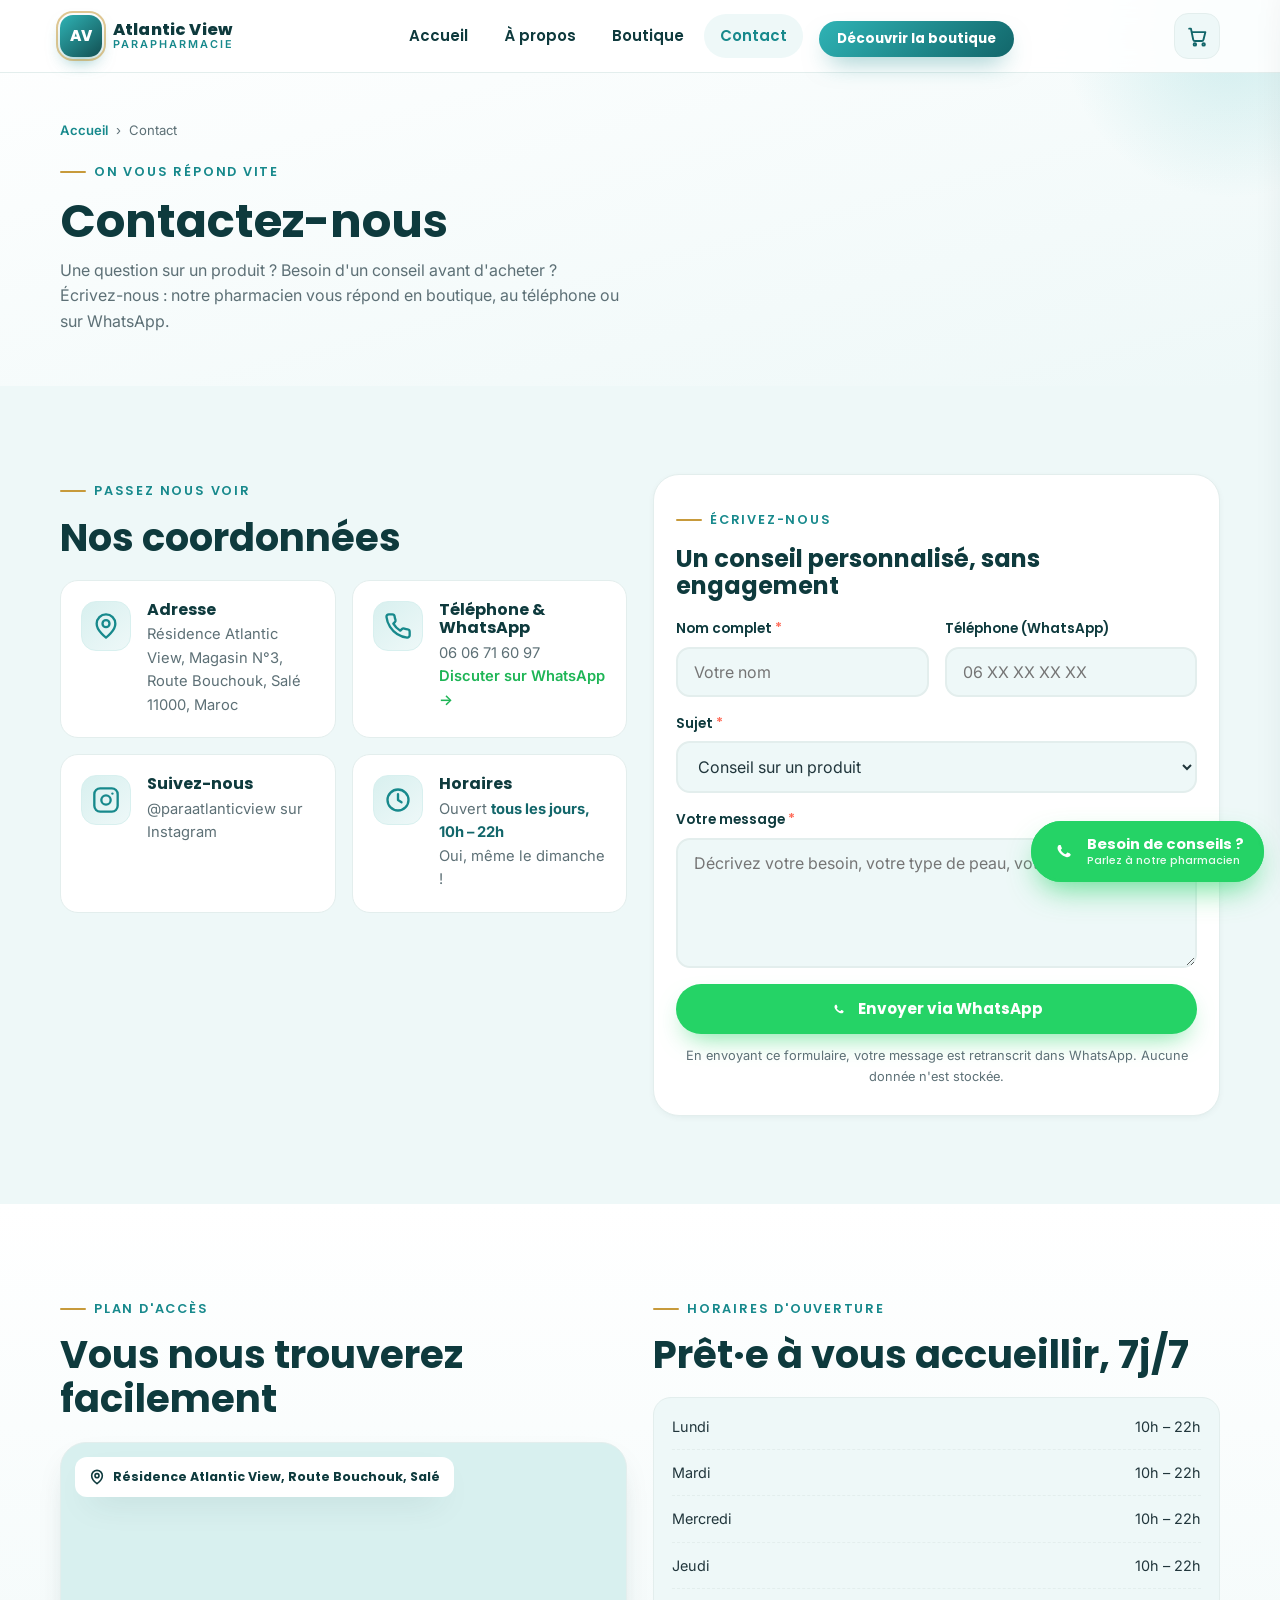
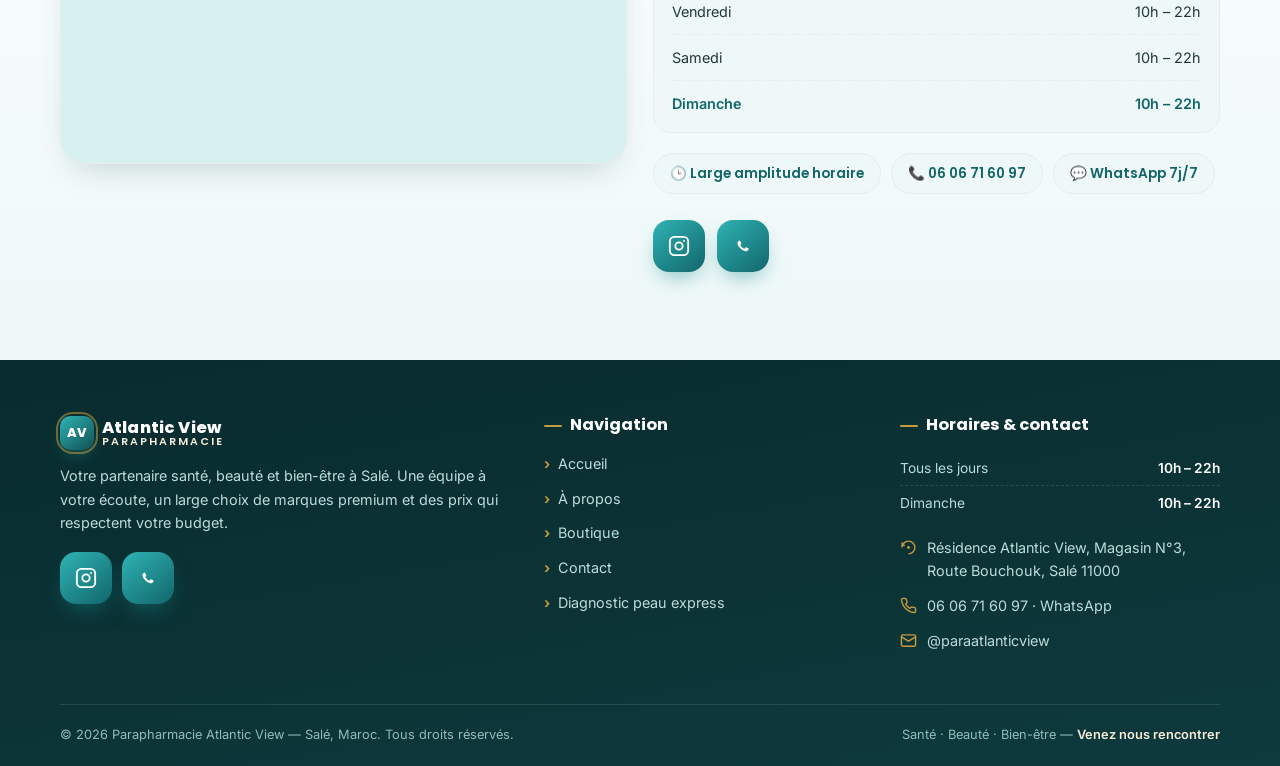
<file: contact.html>
<!DOCTYPE html>
<html lang="fr">
<head>
  <meta charset="UTF-8">
  <meta name="viewport" content="width=device-width, initial-scale=1.0">
  <title>Contact — Parapharmacie Atlantic View | Salé</title>
  <meta name="description" content="Contactez la Parapharmacie Atlantic View à Salé : adresse, téléphone, WhatsApp, horaires d'ouverture et formulaire de contact.">
  <link rel="icon" href="data:image/svg+xml,%3Csvg xmlns='http://www.w3.org/2000/svg' viewBox='0 0 100 100'%3E%3Crect width='100' height='100' rx='26' fill='%2317898c'/%3E%3Ctext x='50' y='66' font-size='44' font-family='Arial' font-weight='bold' fill='white' text-anchor='middle'%3EAV%3C/text%3E%3Crect x='12' y='12' width='76' height='76' rx='20' fill='none' stroke='%23c79a3b' stroke-width='5'/%3E%3C/svg%3E">
  <link rel="preconnect" href="https://fonts.googleapis.com">
  <link rel="preconnect" href="https://fonts.gstatic.com" crossorigin>
  <link href="https://fonts.googleapis.com/css2?family=Poppins:wght@500;600;700;800&family=Inter:wght@400;500;600;700&display=swap" rel="stylesheet">
  <link rel="stylesheet" href="style.css">
</head>
<body>

  <!-- ============ NAVBAR ============ -->
  <header class="site-header" id="siteHeader">
    <div class="container nav-wrap">
      <a class="brand" href="index.html" aria-label="Parapharmacie Atlantic View — Accueil">
        <span class="brand-mark">AV</span>
        <span class="brand-text">
          <strong>Atlantic View</strong>
          <small>Parapharmacie</small>
        </span>
      </a>

      <nav class="main-nav" id="mainNav" aria-label="Navigation principale">
        <ul class="nav-links">
          <li><a class="nav-link" href="index.html">Accueil</a></li>
          <li><a class="nav-link" href="about.html">À propos</a></li>
          <li><a class="nav-link" href="shop.html">Boutique</a></li>
          <li><a class="nav-link active" href="contact.html">Contact</a></li>
        </ul>
        <a class="btn btn-teal btn-sm nav-cta" href="shop.html">Découvrir la boutique</a>
      </nav>

      <div class="nav-actions">
        <button class="cart-btn" id="cartBtn" aria-label="Ouvrir le panier">
          <svg viewBox="0 0 24 24" fill="none" stroke="currentColor" stroke-width="2.2" stroke-linecap="round" stroke-linejoin="round" aria-hidden="true">
            <circle cx="9" cy="21" r="1.4"/><circle cx="19" cy="21" r="1.4"/>
            <path d="M2.5 3h2l2.6 12.6a2 2 0 0 0 2 1.6h7.7a2 2 0 0 0 2-1.6L21 7H6"/>
          </svg>
          <span class="cart-badge" id="cartCount">0</span>
        </button>
        <button class="hamburger" id="hamburger" aria-label="Ouvrir le menu" aria-expanded="false">
          <span></span><span></span><span></span>
        </button>
      </div>
    </div>
  </header>
  <div class="nav-overlay" id="navOverlay"></div>

  <main>
    <!-- ============ EN-TÊTE DE PAGE ============ -->
    <section class="page-hero">
      <div class="container">
        <nav class="crumbs" aria-label="Fil d'Ariane">
          <a href="index.html">Accueil</a> › <span>Contact</span>
        </nav>
        <span class="eyebrow">On vous répond vite</span>
        <h1>Contactez-nous</h1>
        <p style="color:var(--c-muted);max-width:560px;margin-top:10px">
          Une question sur un produit ? Besoin d'un conseil avant d'acheter ?
          Écrivez-nous : notre pharmacien vous répond en boutique, au téléphone ou sur WhatsApp.
        </p>
      </div>
    </section>

    <!-- ============ INFORMATIONS + FORMULAIRE ============ -->
    <section class="section" aria-label="Nos coordonnées">
      <div class="container">
        <div class="contact-grid">
          <div class="reveal-left">
            <span class="eyebrow">Passez nous voir</span>
            <h2 style="margin-bottom:20px">Nos coordonnées</h2>

            <div class="contact-cards">
              <div class="contact-card">
                <div class="why-ico"><svg viewBox="0 0 24 24" fill="none" stroke="currentColor" stroke-width="2" stroke-linecap="round" stroke-linejoin="round"><path d="M20 10c0 6-8 12-8 12S4 16 4 10a8 8 0 0 1 16 0Z"/><circle cx="12" cy="10" r="3"/></svg></div>
                <div>
                  <h3>Adresse</h3>
                  <p>Résidence Atlantic View, Magasin N°3,<br>Route Bouchouk, Salé 11000, Maroc</p>
                </div>
              </div>

              <div class="contact-card">
                <div class="why-ico"><svg viewBox="0 0 24 24" fill="none" stroke="currentColor" stroke-width="2" stroke-linecap="round" stroke-linejoin="round"><path d="M22 16.9v3a2 2 0 0 1-2.2 2 19.8 19.8 0 0 1-8.6-3.1 19.5 19.5 0 0 1-6-6A19.8 19.8 0 0 1 2.1 4.2 2 2 0 0 1 4.1 2h3a2 2 0 0 1 2 1.7c.1 1 .4 2 .7 2.9a2 2 0 0 1-.5 2.1L8 10a16 16 0 0 0 6 6l1.3-1.3a2 2 0 0 1 2.1-.5c.9.3 1.9.6 2.9.7a2 2 0 0 1 1.7 2Z"/></svg></div>
                <div>
                  <h3>Téléphone & WhatsApp</h3>
                  <p><a href="tel:+212606716097">06 06 71 60 97</a><br>
                  <a href="https://wa.me/212606716097" target="_blank" rel="noopener" style="color:var(--c-whatsapp-dark);font-weight:600">Discuter sur WhatsApp →</a></p>
                </div>
              </div>

              <div class="contact-card">
                <div class="why-ico"><svg viewBox="0 0 24 24" fill="none" stroke="currentColor" stroke-width="2" stroke-linecap="round" stroke-linejoin="round"><rect x="2" y="2" width="20" height="20" rx="5"/><circle cx="12" cy="12" r="4"/><circle cx="17.5" cy="6.5" r="1" fill="currentColor" stroke="none"/></svg></div>
                <div>
                  <h3>Suivez-nous</h3>
                  <p><a href="https://www.instagram.com/paraatlanticview" target="_blank" rel="noopener">@paraatlanticview</a> sur Instagram</p>
                </div>
              </div>

              <div class="contact-card">
                <div class="why-ico"><svg viewBox="0 0 24 24" fill="none" stroke="currentColor" stroke-width="2" stroke-linecap="round" stroke-linejoin="round"><circle cx="12" cy="12" r="9"/><path d="M12 7v5l3 2"/></svg></div>
                <div>
                  <h3>Horaires</h3>
                  <p>Ouvert <strong style="color:var(--c-teal-700)">tous les jours, 10h – 22h</strong><br>Oui, même le dimanche !</p>
                </div>
              </div>
            </div>
          </div>

          <div class="reveal-right">
            <form class="contact-form" id="contactForm" novalidate>
              <span class="eyebrow">Écrivez-nous</span>
              <h3 style="margin-bottom:18px">Un conseil personnalisé, sans engagement</h3>

              <div class="form-row">
                <div class="field">
                  <label for="f-nom">Nom complet <em>*</em></label>
                  <input id="f-nom" name="nom" type="text" placeholder="Votre nom" required>
                </div>
                <div class="field">
                  <label for="f-tel">Téléphone (WhatsApp)</label>
                  <input id="f-tel" name="telephone" type="tel" placeholder="06 XX XX XX XX">
                </div>
              </div>

              <div class="field">
                <label for="f-sujet">Sujet <em>*</em></label>
                <select id="f-sujet" name="sujet" required>
                  <option value="Conseil sur un produit">Conseil sur un produit</option>
                  <option value="Commande via le site">Commande via le site</option>
                  <option value="Disponibilité d'un produit">Disponibilité d'un produit</option>
                  <option value="Diagnostic PEAU">Diagnostic PEAU Express</option>
                  <option value="Autre demande">Autre demande</option>
                </select>
              </div>

              <div class="field">
                <label for="f-msg">Votre message <em>*</em></label>
                <textarea id="f-msg" name="message" placeholder="Décrivez votre besoin, votre type de peau, votre préoccupation…" required></textarea>
              </div>

              <button class="btn btn-whatsapp btn-block" type="submit" id="contactSubmit" style="padding:16px 28px">
                <svg viewBox="0 0 24 24" width="20" height="20" fill="currentColor"><path d="M17.5 14.4c-.3-.15-1.76-.87-2.03-.97-.27-.1-.47-.15-.67.15-.2.3-.77.97-.95 1.17-.17.2-.35.22-.65.07-.3-.15-1.26-.46-2.4-1.48-.89-.79-1.49-1.77-1.66-2.07-.17-.3-.02-.46.13-.61.14-.13.3-.35.45-.52.15-.17.2-.3.3-.5.1-.2.05-.37-.02-.52-.08-.15-.67-1.62-.92-2.22-.24-.58-.49-.5-.67-.51h-.57c-.2 0-.52.07-.8.37-.27.3-1.04 1.02-1.04 2.5 0 1.47 1.07 2.9 1.22 3.1.15.2 2.11 3.22 5.1 4.51.71.31 1.27.49 1.7.63.72.23 1.37.2 1.88.12.58-.09 1.76-.72 2.01-1.41.25-.7.25-1.29.17-1.41-.07-.13-.27-.2-.57-.35Z"/></svg>
                Envoyer via WhatsApp
              </button>
              <div class="form-ok" id="formOk">
                ✓ Merci ! Votre message s'ouvre dans WhatsApp — notre pharmacien vous répond très vite.
              </div>
              <p style="font-size:.8rem;color:var(--c-muted);text-align:center;margin-top:12px">
                En envoyant ce formulaire, votre message est retranscrit dans WhatsApp. Aucune donnée n'est stockée.
              </p>
            </form>
          </div>
        </div>
      </div>
    </section>

  <!-- ============ CARTE + HORAIRES ============ -->
    <section class="section section--soft" aria-label="Nous trouver">
      <div class="container">
        <div class="contact-grid">
          <div class="reveal-left">
            <span class="eyebrow">Plan d'accès</span>
            <h2 style="margin-bottom:20px">Vous nous trouverez facilement</h2>
            <div class="map-wrap">
              <span class="map-pin-badge">
                <svg viewBox="0 0 24 24" width="16" height="16" fill="none" stroke="currentColor" stroke-width="2.4" stroke-linecap="round" stroke-linejoin="round"><path d="M20 10c0 6-8 12-8 12S4 16 4 10a8 8 0 0 1 16 0Z"/><circle cx="12" cy="10" r="3"/></svg>
                Résidence Atlantic View, Route Bouchouk, Salé
              </span>
              <iframe
                src="https://maps.google.com/maps?q=R%C3%A9sidence%20Atlantic%20View%2C%20Route%20Bouchouk%2C%20Sal%C3%A9%2011000%2C%20Maroc&z=15&output=embed"
                title="Carte — Parapharmacie Atlantic View, Salé"
                loading="lazy"
                referrerpolicy="no-referrer-when-downgrade"
                allowfullscreen>
              </iframe>
            </div>
          </div>

          <div class="reveal-right">
            <span class="eyebrow">Horaires d'ouverture</span>
            <h2 style="margin-bottom:20px">Prêt·e à vous accueillir, 7j/7</h2>
            <ul class="schedule">
              <li><span>Lundi</span><span>10h – 22h</span></li>
              <li><span>Mardi</span><span>10h – 22h</span></li>
              <li><span>Mercredi</span><span>10h – 22h</span></li>
              <li><span>Jeudi</span><span>10h – 22h</span></li>
              <li><span>Vendredi</span><span>10h – 22h</span></li>
              <li><span>Samedi</span><span>10h – 22h</span></li>
              <li><span class="now">Dimanche</span><span class="now">10h – 22h</span></li>
            </ul>
            <div class="about-pills" style="margin-top:20px">
              <span>🕒 Large amplitude horaire</span>
              <span>📞 06 06 71 60 97</span>
              <span>💬 WhatsApp 7j/7</span>
            </div>
            <div class="social-row" style="margin-top:26px">
              <a class="social-btn" href="https://www.instagram.com/paraatlanticview" target="_blank" rel="noopener" aria-label="Instagram">
                <svg viewBox="0 0 24 24" fill="none" stroke="currentColor" stroke-width="2" stroke-linecap="round" stroke-linejoin="round"><rect x="2" y="2" width="20" height="20" rx="5"/><circle cx="12" cy="12" r="4"/><circle cx="17.5" cy="6.5" r="1" fill="currentColor" stroke="none"/></svg>
              </a>
              <a class="social-btn" href="https://wa.me/212606716097" target="_blank" rel="noopener" aria-label="WhatsApp">
                <svg viewBox="0 0 24 24" fill="currentColor"><path d="M17.5 14.4c-.3-.15-1.76-.87-2.03-.97-.27-.1-.47-.15-.67.15-.2.3-.77.97-.95 1.17-.17.2-.35.22-.65.07-.3-.15-1.26-.46-2.4-1.48-.89-.79-1.49-1.77-1.66-2.07-.17-.3-.02-.46.13-.61.14-.13.3-.35.45-.52.15-.17.2-.3.3-.5.1-.2.05-.37-.02-.52-.08-.15-.67-1.62-.92-2.22-.24-.58-.49-.5-.67-.51h-.57c-.2 0-.52.07-.8.37-.27.3-1.04 1.02-1.04 2.5 0 1.47 1.07 2.9 1.22 3.1.15.2 2.11 3.22 5.1 4.51.71.31 1.27.49 1.7.63.72.23 1.37.2 1.88.12.58-.09 1.76-.72 2.01-1.41.25-.7.25-1.29.17-1.41-.07-.13-.27-.2-.57-.35Z"/></svg>
              </a>
            </div>
          </div>
        </div>
      </div>
    </section>
  </main>

  <!-- ============ FOOTER ============ -->
  <footer class="site-footer">
    <div class="container">
      <div class="footer-grid">
        <div class="footer-about">
          <span class="brand footer-mini">
            <span class="brand-mark">AV</span>
            <span class="brand-text"><strong style="color:#fff">Atlantic View</strong><small style="color:var(--c-gold-soft)">Parapharmacie</small></span>
          </span>
          <p>Votre partenaire santé, beauté et bien-être à Salé. Une équipe à votre écoute, un large choix de marques premium et des prix qui respectent votre budget.</p>
          <div class="footer-social">
            <a class="social-btn" href="https://www.instagram.com/paraatlanticview" target="_blank" rel="noopener" aria-label="Instagram">
              <svg viewBox="0 0 24 24" fill="none" stroke="currentColor" stroke-width="2" stroke-linecap="round" stroke-linejoin="round"><rect x="2" y="2" width="20" height="20" rx="5"/><circle cx="12" cy="12" r="4"/><circle cx="17.5" cy="6.5" r="1" fill="currentColor" stroke="none"/></svg>
            </a>
            <a class="social-btn" href="https://wa.me/212606716097" target="_blank" rel="noopener" aria-label="WhatsApp">
              <svg viewBox="0 0 24 24" fill="currentColor"><path d="M17.5 14.4c-.3-.15-1.76-.87-2.03-.97-.27-.1-.47-.15-.67.15-.2.3-.77.97-.95 1.17-.17.2-.35.22-.65.07-.3-.15-1.26-.46-2.4-1.48-.89-.79-1.49-1.77-1.66-2.07-.17-.3-.02-.46.13-.61.14-.13.3-.35.45-.52.15-.17.2-.3.3-.5.1-.2.05-.37-.02-.52-.08-.15-.67-1.62-.92-2.22-.24-.58-.49-.5-.67-.51h-.57c-.2 0-.52.07-.8.37-.27.3-1.04 1.02-1.04 2.5 0 1.47 1.07 2.9 1.22 3.1.15.2 2.11 3.22 5.1 4.51.71.31 1.27.49 1.7.63.72.23 1.37.2 1.88.12.58-.09 1.76-.72 2.01-1.41.25-.7.25-1.29.17-1.41-.07-.13-.27-.2-.57-.35Z"/></svg>
            </a>
          </div>
        </div>

        <div>
          <h4>Navigation</h4>
          <ul class="footer-links">
            <li><a href="index.html">Accueil</a></li>
            <li><a href="about.html">À propos</a></li>
            <li><a href="shop.html">Boutique</a></li>
            <li><a href="contact.html">Contact</a></li>
            <li><a href="index.html#quiz">Diagnostic peau express</a></li>
          </ul>
        </div>

        <div>
          <h4>Horaires & contact</h4>
          <ul class="footer-hours">
            <li><span>Tous les jours</span><span>10h – 22h</span></li>
            <li><span>Dimanche</span><span>10h – 22h</span></li>
          </ul>
          <ul class="footer-contact" style="margin-top:16px">
            <li>
              <svg viewBox="0 0 24 24" fill="none" stroke="currentColor" stroke-width="2"><path d="M12 21a9 9 0 1 0-9-9"/><path d="M3 5v4h4"/><circle cx="12" cy="12" r="1"/></svg>
              <span>Résidence Atlantic View, Magasin N°3, Route Bouchouk, Salé 11000</span>
            </li>
            <li>
              <svg viewBox="0 0 24 24" fill="none" stroke="currentColor" stroke-width="2"><path d="M22 16.9v3a2 2 0 0 1-2.2 2 19.8 19.8 0 0 1-8.6-3.1 19.5 19.5 0 0 1-6-6A19.8 19.8 0 0 1 2.1 4.2 2 2 0 0 1 4.1 2h3a2 2 0 0 1 2 1.7c.1 1 .4 2 .7 2.9a2 2 0 0 1-.5 2.1L8 10a16 16 0 0 0 6 6l1.3-1.3a2 2 0 0 1 2.1-.5c.9.3 1.9.6 2.9.7a2 2 0 0 1 1.7 2Z"/></svg>
              <span><a href="tel:+212606716097">06 06 71 60 97</a> · WhatsApp</span>
            </li>
            <li>
              <svg viewBox="0 0 24 24" fill="none" stroke="currentColor" stroke-width="2"><rect x="2" y="4" width="20" height="16" rx="2"/><path d="m22 7-10 6L2 7"/></svg>
              <span>@paraatlanticview</span>
            </li>
          </ul>
        </div>
      </div>

      <div class="footer-bottom">
        <span>© <span data-year>2026</span> Parapharmacie Atlantic View — Salé, Maroc. Tous droits réservés.</span>
        <span>Santé · Beauté · Bien-être — <a href="contact.html">Venez nous rencontrer</a></span>
      </div>
    </div>
  </footer>

  <!-- ============ PANIER (drawer / bottom-sheet) ============ -->
  <div class="cart-overlay" id="cartOverlay"></div>
  <aside class="cart-panel" id="cartPanel" aria-label="Panier" role="dialog" aria-modal="true">
    <header class="cart-head">
      <h3>Votre panier</h3>
      <button class="cart-close" data-close-cart aria-label="Fermer le panier">✕</button>
    </header>
    <div class="cart-body" id="cartBody"></div>
    <footer class="cart-foot">
      <div class="cart-total">
        <span>Total estimé</span>
        <strong id="cartTotal">0 DH</strong>
      </div>
      <button class="btn btn-whatsapp btn-block" id="checkoutBtn">
        <svg viewBox="0 0 24 24" width="20" height="20" fill="currentColor"><path d="M17.5 14.4c-.3-.15-1.76-.87-2.03-.97-.27-.1-.47-.15-.67.15-.2.3-.77.97-.95 1.17-.17.2-.35.22-.65.07-.3-.15-1.26-.46-2.4-1.48-.89-.79-1.49-1.77-1.66-2.07-.17-.3-.02-.46.13-.61.14-.13.3-.35.45-.52.15-.17.2-.3.3-.5.1-.2.05-.37-.02-.52-.08-.15-.67-1.62-.92-2.22-.24-.58-.49-.5-.67-.51h-.57c-.2 0-.52.07-.8.37-.27.3-1.04 1.02-1.04 2.5 0 1.47 1.07 2.9 1.22 3.1.15.2 2.11 3.22 5.1 4.51.71.31 1.27.49 1.7.63.72.23 1.37.2 1.88.12.58-.09 1.76-.72 2.01-1.41.25-.7.25-1.29.17-1.41-.07-.13-.27-.2-.57-.35Z"/></svg>
        Commander via WhatsApp
      </button>
      <p class="cart-hint">Votre commande est envoyée à notre pharmacien, qui confirme la disponibilité et le retrait.</p>
    </footer>
  </aside>

  <!-- ============ BOUTONS FLOTTANTS ============ -->
  <a class="wa-float" href="https://wa.me/212606716097?text=Bonjour%20%F0%9F%91%8B%2C%20je%20souhaite%20parler%20%C3%A0%20un%20pharmacien%20de%20la%20Parapharmacie%20Atlantic%20View." target="_blank" rel="noopener" aria-label="Parler à un pharmacien sur WhatsApp">
    <svg class="wa-ico" viewBox="0 0 24 24" fill="currentColor"><path d="M17.5 14.4c-.3-.15-1.76-.87-2.03-.97-.27-.1-.47-.15-.67.15-.2.3-.77.97-.95 1.17-.17.2-.35.22-.65.07-.3-.15-1.26-.46-2.4-1.48-.89-.79-1.49-1.77-1.66-2.07-.17-.3-.02-.46.13-.61.14-.13.3-.35.45-.52.15-.17.2-.3.3-.5.1-.2.05-.37-.02-.52-.08-.15-.67-1.62-.92-2.22-.24-.58-.49-.5-.67-.51h-.57c-.2 0-.52.07-.8.37-.27.3-1.04 1.02-1.04 2.5 0 1.47 1.07 2.9 1.22 3.1.15.2 2.11 3.22 5.1 4.51.71.31 1.27.49 1.7.63.72.23 1.37.2 1.88.12.58-.09 1.76-.72 2.01-1.41.25-.7.25-1.29.17-1.41-.07-.13-.27-.2-.57-.35Z"/></svg>
    <span class="wa-label">Besoin de conseils ?<small>Parlez à notre pharmacien</small></span>
  </a>

  <button class="to-top" id="toTop" aria-label="Retour en haut de page">
    <svg viewBox="0 0 24 24" width="20" height="20" fill="none" stroke="currentColor" stroke-width="2.4" stroke-linecap="round" stroke-linejoin="round"><path d="m12 19-7-7 7-7 7 7-7 7Z"/><path d="M5 3h14"/></svg>
  </button>

  <script src="js/products.js"></script>
  <script src="js/cart.js"></script>
  <script src="js/script.js"></script>
</body>
</html>
</file>
<file: style.css>
/* ============================================================
   Parapharmacie Atlantic View — Feuille de style principale
   Mobile-first · vannilla CSS · variables de design
   ============================================================ */

/* ----- 1. Tokens & reset ----- */
:root{
  /* Palette turquoise/sarcelle + or + corail */
  --c-teal-950:#082b2e;
  --c-teal-900:#0e3a3d;
  --c-teal-800:#124f52;
  --c-teal-700:#12666a;
  --c-teal-600:#17898c;
  --c-teal-500:#2fb3b5;
  --c-teal-400:#63c9c9;
  --c-teal-100:#d8f0ef;
  --c-teal-50:#eef8f8;

  --c-gold:#c79a3b;
  --c-gold-soft:#f6ecd7;
  --c-coral:#ff6a57;
  --c-coral-dark:#f25542;
  --c-coral-soft:#ffe9e5;

  --c-ink:#21363c;
  --c-muted:#5d7076;
  --c-line:#e3eeed;

  --c-whatsapp:#25d366;
  --c-whatsapp-dark:#1eb556;

  --ff-head:"Poppins",system-ui,sans-serif;
  --ff-body:"Inter",system-ui,sans-serif;

  --radius-sm:12px;
  --radius-md:18px;
  --radius-lg:26px;
  --radius-xl:34px;

  --shadow-sm:0 2px 10px -4px rgba(14,58,61,.12);
  --shadow-md:0 14px 34px -16px rgba(14,58,61,.28);
  --shadow-lg:0 30px 60px -24px rgba(14,58,61,.35);

  --ease:cubic-bezier(.22,1,.36,1);
}

*,*::before,*::after{box-sizing:border-box;margin:0;padding:0}
html{scroll-behavior:smooth;-webkit-text-size-adjust:100%}
body{
  font-family:var(--ff-body);
  color:var(--c-ink);
  background:var(--c-teal-50);
  line-height:1.6;
  font-size:1rem;
  overflow-x:hidden;
}
img{max-width:100%;display:block}
a{color:inherit;text-decoration:none}
button{font-family:inherit;cursor:pointer;border:none;background:none;color:inherit}
ul,ol{list-style:none}
input,select,textarea{font-family:inherit;font-size:1rem}
::selection{background:var(--c-teal-500);color:#fff}

h1,h2,h3,h4,.h-display{font-family:var(--ff-head);line-height:1.15;font-weight:700;color:var(--c-teal-900)}
h1{font-size:clamp(2rem,6vw,3.4rem)}
h2{font-size:clamp(1.6rem,4vw,2.4rem)}
h3{font-size:clamp(1.15rem,3vw,1.5rem)}

.skip{position:absolute;left:-9999px}
.sr-only{position:absolute;width:1px;height:1px;padding:0;margin:-1px;overflow:hidden;clip:rect(0 0 0 0);white-space:nowrap;border:0}
:focus-visible{outline:3px solid var(--c-teal-500);outline-offset:2px;border-radius:6px}

/* ----- 2. Utilitaires ----- */
.container{width:100%;max-width:1200px;margin-inline:auto;padding-inline:20px}
.section{padding:64px 0}
.section--soft{background:linear-gradient(180deg,#fff,var(--c-teal-50))}
.section--dark{background:linear-gradient(160deg,var(--c-teal-900),var(--c-teal-950));color:#dcebea}

.eyebrow{
  display:inline-flex;align-items:center;gap:8px;
  font-family:var(--ff-head);font-weight:600;font-size:.8rem;
  letter-spacing:.14em;text-transform:uppercase;color:var(--c-teal-600);
  margin-bottom:14px;
}
.eyebrow::before{content:"";width:26px;height:2px;border-radius:2px;background:var(--c-gold)}
.section-head{max-width:640px;margin-bottom:36px}
.section-head p{color:var(--c-muted);margin-top:10px;font-size:1.02rem}
.section-head.center{text-align:center;margin-inline:auto}

.center{text-align:center}
.hide-mobile{display:none}

/* ----- 3. Boutons ----- */
.btn{
  display:inline-flex;align-items:center;justify-content:center;gap:10px;
  font-family:var(--ff-head);font-weight:700;font-size:.95rem;
  padding:15px 28px;border-radius:999px;line-height:1;
  text-decoration:none;border:0;cursor:pointer;
  transition:transform .22s var(--ease),box-shadow .22s var(--ease),background .22s var(--ease),color .22s var(--ease);
  white-space:nowrap;
}
.btn:hover{transform:translateY(-2px)}
.btn:active{transform:scale(.97)}
.btn svg{width:18px;height:18px;flex:none}
.btn::after{content:"";display:none}

.btn-teal{background:linear-gradient(135deg,var(--c-teal-500),var(--c-teal-700));color:#fff;box-shadow:0 12px 26px -10px rgba(23,137,140,.6)}
.btn-teal:hover{box-shadow:0 16px 34px -10px rgba(23,137,140,.7)}

.btn-coral{background:linear-gradient(135deg,#ff7a59,var(--c-coral-dark));color:#fff;box-shadow:0 12px 26px -10px rgba(255,95,79,.6)}
.btn-coral:hover{box-shadow:0 16px 34px -10px rgba(255,95,79,.7)}

.btn-ghost{background:rgba(23,137,140,.06);border:2px solid var(--c-teal-600);color:var(--c-teal-700);padding:13px 26px}
.btn-ghost:hover{background:var(--c-teal-600);color:#fff}

.btn-whatsapp{background:var(--c-whatsapp);color:#fff;box-shadow:0 12px 26px -10px rgba(37,211,102,.65)}
.btn-whatsapp:hover{background:var(--c-whatsapp-dark)}

.btn-gold{background:linear-gradient(135deg,#e6c068,var(--c-gold));color:#3a2c05;box-shadow:0 12px 26px -10px rgba(199,154,59,.6)}

.btn-sm{padding:11px 18px;font-size:.84rem}
.btn-block{width:100%}
.btn--loading{pointer-events:none;opacity:.7}

/* ----- 4. Header / navigation ----- */
.site-header{
  position:fixed;inset:0 0 auto 0;z-index:900;
  background:rgba(255,255,255,.9);backdrop-filter:blur(14px);-webkit-backdrop-filter:blur(14px);
  border-bottom:1px solid var(--c-line);
  transition:box-shadow .3s var(--ease);
}
.site-header.scrolled{box-shadow:0 12px 34px -18px rgba(14,58,61,.32)}
.nav-wrap{display:flex;align-items:center;justify-content:space-between;gap:16px;height:72px}

.brand{display:flex;align-items:center;gap:11px}
.brand-mark{
  width:42px;height:42px;border-radius:13px;flex:none;
  background:linear-gradient(140deg,var(--c-teal-500),var(--c-teal-800));
  color:#fff;display:grid;place-items:center;
  font-family:var(--ff-head);font-weight:800;font-size:.95rem;letter-spacing:.02em;
  box-shadow:0 8px 18px -6px rgba(23,137,140,.65);
  position:relative;
}
.brand-mark::after{
  content:"";position:absolute;inset:-4px;border-radius:17px;
  border:2px solid var(--c-gold);opacity:.55;
}
.brand-text{display:flex;flex-direction:column;line-height:1.1}
.brand-text strong{font-family:var(--ff-head);font-size:1.02rem;font-weight:800;color:var(--c-teal-900);letter-spacing:.01em}
.brand-text small{font-size:.68rem;color:var(--c-teal-600);font-weight:600;letter-spacing:.18em;text-transform:uppercase}

.nav-actions{display:flex;align-items:center;gap:8px}

/* Icône panier */
.cart-btn{
  position:relative;width:46px;height:46px;border-radius:14px;
  display:grid;place-items:center;color:var(--c-teal-700);
  background:var(--c-teal-50);border:1px solid var(--c-line);
  transition:background .2s,transform .2s;
}
.cart-btn:hover{background:var(--c-teal-100)}
.cart-btn svg{width:21px;height:21px}
.cart-badge{
  position:absolute;top:-5px;right:-5px;min-width:20px;height:20px;padding:0 5px;
  border-radius:999px;background:var(--c-coral);color:#fff;
  font-size:.68rem;font-weight:800;font-family:var(--ff-head);
  display:grid;place-items:center;line-height:1;
  box-shadow:0 4px 10px -2px rgba(255,106,87,.6);
  transform:scale(0);transition:transform .35s var(--ease);
}
.cart-badge.visible{transform:scale(1)}
.cart-badge.pulse{animation:badge-pulse .55s var(--ease)}
@keyframes badge-pulse{0%{transform:scale(1)}40%{transform:scale(1.5)}100%{transform:scale(1)}}
.cart-badge.bump{animation:none}

/* Hamburger */
.hamburger{width:46px;height:46px;border-radius:14px;display:grid;place-items:center;gap:5px;background:var(--c-teal-50)}
.hamburger span{display:block;width:22px;height:2.4px;border-radius:3px;background:var(--c-teal-700);transition:transform .3s var(--ease),opacity .25s}
.hamburger.open span:nth-child(1){transform:translateY(7.4px) rotate(45deg)}
.hamburger.open span:nth-child(2){opacity:0}
.hamburger.open span:nth-child(3){transform:translateY(-7.4px) rotate(-45deg)}

/* Menu mobile (drawer) */
.nav-overlay{position:fixed;inset:0;background:rgba(8,43,46,.45);backdrop-filter:blur(3px);z-index:940;opacity:0;pointer-events:none;transition:opacity .3s}
.nav-overlay.open{opacity:1;pointer-events:auto}
.main-nav{
  position:fixed;top:0;right:0;bottom:0;width:min(82vw,340px);z-index:950;
  background:#fff;padding:28px;display:flex;flex-direction:column;gap:20px;
  transform:translateX(105%);transition:transform .45s var(--ease);
  box-shadow:var(--shadow-lg);overflow-y:auto;
}
.main-nav.open{transform:none}
.nav-links{display:flex;flex-direction:column;gap:4px}
.nav-link{
  font-family:var(--ff-head);font-weight:600;font-size:1.05rem;color:var(--c-teal-900);
  padding:13px 14px;border-radius:14px;display:flex;align-items:center;justify-content:space-between;
  transition:background .2s,color .2s;
}
.nav-link::after{content:"→";color:var(--c-gold);opacity:0;transform:translateX(-6px);transition:.25s}
.nav-link:hover{background:var(--c-teal-50);color:var(--c-teal-700)}
.nav-link:hover::after{opacity:1;transform:none}
.nav-link.active{background:var(--c-teal-50);color:var(--c-teal-600)}
.nav-link.active::after{content:"";display:none}
.main-nav .nav-cta{margin-top:6px}

/* ----- 5. Hero ----- */
.hero{
  position:relative;padding:110px 0 80px;overflow:hidden;
  background:radial-gradient(120% 90% at 85% -10%,var(--c-teal-100),rgba(255,255,255,0) 55%),
             linear-gradient(165deg,#fff 0%,var(--c-teal-50) 100%);
}
.hero::before,.hero::after{
  content:"";position:absolute;border-radius:50%;filter:blur(10px);pointer-events:none;
}
.hero::before{width:340px;height:340px;top:-120px;left:-120px;background:radial-gradient(circle,rgba(50,179,181,.22),transparent 70%)}
.hero::after{width:420px;height:420px;bottom:-160px;right:-160px;background:radial-gradient(circle,rgba(255,106,87,.14),transparent 70%)}
.hero-inner{position:relative;display:grid;gap:40px;z-index:1}
.hero-title{font-weight:800;letter-spacing:-.02em;margin-bottom:14px}
.hero-title span{
  background:linear-gradient(90deg,var(--c-teal-600),var(--c-teal-500) 55%,var(--c-gold));
  -webkit-background-clip:text;background-clip:text;color:transparent;
}
.hero-tag{font-family:var(--ff-head);font-weight:600;color:var(--c-teal-700);font-size:clamp(1rem,2.4vw,1.2rem);margin-bottom:10px}
.hero-sub{color:var(--c-muted);font-size:1.05rem;max-width:520px;margin-bottom:28px}
.hero-cta{display:flex;flex-wrap:wrap;gap:14px;margin-bottom:30px}
.hero-meta{display:flex;flex-wrap:wrap;gap:10px 22px;color:var(--c-muted);font-size:.9rem;font-weight:500}
.hero-meta li{display:flex;align-items:center;gap:8px}
.hero-meta svg{width:16px;height:16px;color:var(--c-teal-600)}
.hero-meta .star{color:var(--c-gold)}

.hero-visual{position:relative;height:380px;max-width:560px;margin-inline:auto;width:100%}
.hero-img{
  position:absolute;border-radius:24px;overflow:hidden;box-shadow:var(--shadow-lg);
  border:6px solid #fff;
}
.hero-img img{width:100%;height:100%;object-fit:cover;transform:scale(1.02);transition:transform .6s var(--ease)}
.hero-img:hover img{transform:scale(1.08)}
.hero-img-a{width:62%;height:78%;top:0;left:0;animation:floaty 7s ease-in-out infinite}
.hero-img-b{width:48%;height:56%;bottom:0;right:0;animation:floaty 8.5s ease-in-out infinite reverse;z-index:2}
.hero-img-c{width:30%;height:34%;top:4%;right:2%;z-index:3;animation:floaty 6s ease-in-out infinite .6s}
.hero-float-badge{
  position:absolute;z-index:4;right:-4px;bottom:14%;left:6%;
  background:#fff;border-radius:16px;padding:12px 16px;box-shadow:var(--shadow-md);
  display:flex;align-items:center;gap:10px;font-family:var(--ff-head);font-weight:700;font-size:.82rem;color:var(--teal-900);
  animation:floaty 6s ease-in-out infinite 1s;
}
.hero-float-badge small{display:block;font-weight:500;font-family:var(--ff-body);color:var(--c-muted);font-size:.72rem}
.hero-float-badge .ico{
  width:36px;height:36px;flex:none;border-radius:11px;display:grid;place-items:center;
  background:var(--c-coral-soft);color:var(--c-coral-dark);font-size:1.05rem;
}
@keyframes floaty{0%,100%{transform:translateY(0)}50%{transform:translateY(-12px)}}

.hero-wave{position:absolute;left:0;right:0;bottom:-1px;width:100%;height:70px;z-index:0}
.hero-wave svg{width:100%;height:100%;display:block}

/* ----- 6. Bandeau offre du moment + compte à rebours ----- */
.promo{
  position:relative;margin-top:-30px;
  background:linear-gradient(120deg,var(--c-teal-900),var(--c-teal-700) 60%,var(--c-teal-800));
  color:#fff;border-radius:var(--radius-lg);
  box-shadow:var(--shadow-lg);overflow:hidden;z-index:5;
}
.promo::before{
  content:"";position:absolute;inset:0;opacity:.5;
  background:
    radial-gradient(300px 200px at 90% 10%,rgba(255,106,87,.35),transparent 60%),
    radial-gradient(260px 200px at 5% 90%,rgba(199,154,59,.3),transparent 60%);
  pointer-events:none;
}
.promo-inner{position:relative;padding:30px 22px;display:grid;gap:16px;text-align:center;justify-items:center}
.promo-tag{
  display:inline-flex;align-items:center;gap:8px;
  background:var(--c-coral);color:#fff;font-family:var(--ff-head);font-weight:800;
  font-size:.72rem;letter-spacing:.14em;text-transform:uppercase;
  padding:7px 16px;border-radius:999px;
  box-shadow:0 8px 20px -6px rgba(255,106,87,.7);
  animation:promo-glow 2.4s ease-in-out infinite;
}
@keyframes promo-glow{0%,100%{box-shadow:0 8px 20px -6px rgba(255,106,87,.7)}50%{box-shadow:0 8px 26px 0 rgba(255,106,87,.95)}}
.promo-title{font-family:var(--ff-head);font-weight:800;font-size:clamp(1.3rem,4vw,1.9rem);color:#fff}
.promo-title strong{color:#ffd46b}
.promo-sub{color:#cfe9e7;font-size:.95rem;max-width:520px}
.countdown{display:flex;gap:10px;justify-content:center;flex-wrap:wrap;margin-top:4px}
.countdown li{
  width:68px;padding:10px 6px 8px;border-radius:14px;text-align:center;
  background:rgba(255,255,255,.1);border:1px solid rgba(255,255,255,.18);
  backdrop-filter:blur(4px);font-family:var(--ff-head);
}
.countdown .cd-num{display:block;font-size:1.5rem;font-weight:800;color:#fff;font-variant-numeric:tabular-nums}
.countdown .cd-label{display:block;font-size:.62rem;text-transform:uppercase;letter-spacing:.1em;color:#a5d3d0;font-weight:600}

/* ----- 7. Catégories ----- */
.cats-grid{display:grid;grid-template-columns:1fr;gap:16px}
.cat-card{
  position:relative;display:flex;flex-direction:column;justify-content:flex-end;
  min-height:190px;padding:22px;border-radius:var(--radius-md);overflow:hidden;
  color:#fff;box-shadow:var(--shadow-sm);
  transition:transform .35s var(--ease),box-shadow .35s var(--ease);
}
.cat-card .cat-img{position:absolute;inset:0;width:100%;height:100%;object-fit:cover;transition:transform .6s var(--ease);z-index:0}
.cat-card::after{content:"";position:absolute;inset:0;background:linear-gradient(180deg,rgba(8,43,46,0) 30%,rgba(8,43,46,.88) 100%);z-index:1;transition:.35s}
.cat-card-content{position:relative;z-index:2;display:flex;align-items:flex-end;justify-content:space-between;gap:10px}
.cat-card h3{color:#fff;font-size:1.15rem}
.cat-card span{color:var(--c-gold-soft);font-size:.8rem;font-weight:600;font-family:var(--ff-head)}
.cat-card .cat-count{display:inline-flex;align-items:center;gap:6px;background:rgba(255,255,255,.16);border:1px solid rgba(255,255,255,.3);padding:6px 12px;border-radius:999px;font-size:.72rem;font-weight:700}
.cat-card:hover{transform:translateY(-6px);box-shadow:var(--shadow-md)}
.cat-card:hover .cat-img{transform:scale(1.08)}
.cat-card:hover::after{background:linear-gradient(180deg,rgba(8,43,46,0) 20%,rgba(8,43,46,.94) 100%)}

/* ----- 8. Marques (défilement) ----- */
.brands{background:#fff;border-block:1px solid var(--c-line)}
.brands-viewport{overflow:hidden;position:relative;-webkit-mask-image:linear-gradient(90deg,transparent,#000 8%,#000 92%,transparent);mask-image:linear-gradient(90deg,transparent,#000 8%,#000 92%,transparent)}
.brand-track{display:flex;gap:18px;width:max-content;animation:marquee 32s linear infinite;padding:10px 0}
.brands:hover .brand-track{animation-play-state:paused}
.brand-chip{
  display:grid;place-items:center;flex:none;
  min-width:200px;padding:20px 26px;border-radius:16px;
  background:var(--c-teal-50);border:1px solid var(--c-line);
  font-family:var(--ff-head);font-weight:800;font-size:1.05rem;letter-spacing:.04em;color:var(--c-teal-800);
  transition:background .25s,color .25s,transform .25s;
}
.brand-chip:hover{background:var(--c-teal-600);color:#fff;transform:translateY(-3px)}
.brand-chip small{display:block;font-family:var(--ff-body);font-weight:600;font-size:.62rem;letter-spacing:.22em;color:var(--c-gold);text-transform:uppercase;margin-top:2px}
.brand-chip:hover small{color:var(--c-gold-soft)}
@keyframes marquee{from{transform:translateX(0)}to{transform:translateX(-50%)}}

/* ----- 9. Quiz "Diagnostic Peau Express" ----- */
.quiz{
  position:relative;overflow:hidden;
  background:linear-gradient(160deg,var(--c-teal-900),var(--c-teal-800));
  border-radius:var(--radius-xl);
}
.quiz::before,.quiz::after{content:"";position:absolute;border-radius:50%;pointer-events:none}
.quiz::before{width:300px;height:300px;top:-140px;right:-100px;background:radial-gradient(circle,rgba(50,179,181,.4),transparent 70%)}
.quiz::after{width:340px;height:340px;bottom:-160px;left:-120px;background:radial-gradient(circle,rgba(199,154,59,.35),transparent 70%)}
.quiz-inner{position:relative;z-index:1;display:grid;gap:28px;padding:38px 10px}
.quiz-head h2{color:#fff}
.quiz-head p{color:#bcdcd9;margin-top:8px}
.quiz-body{background:#fff;border-radius:var(--radius-lg);padding:26px 20px;box-shadow:var(--shadow-lg)}

.quiz-progress{height:6px;background:var(--c-teal-100);border-radius:99px;overflow:hidden;margin-bottom:24px}
.quiz-bar{height:100%;width:25%;background:linear-gradient(90deg,var(--c-teal-500),var(--c-gold));border-radius:99px;transition:width .45s var(--ease)}

.quiz-step{display:none;animation:quiz-in .45s var(--ease)}
.quiz-step.active{display:block}
@keyframes quiz-in{from{opacity:0;transform:translateX(24px)}to{opacity:1;transform:none}}
.quiz-q{font-family:var(--ff-head);font-size:1.2rem;font-weight:700;color:var(--c-teal-900);margin-bottom:4px}
.quiz-hint{color:var(--c-muted);font-size:.86rem;margin-bottom:18px}
.quiz-opts{display:grid;gap:10px}
.quiz-opt{
  position:relative;display:flex;align-items:center;gap:12px;
  border:2px solid var(--c-line);border-radius:16px;padding:15px 16px;
  font-weight:600;font-family:var(--ff-head);font-size:.96rem;color:var(--c-teal-900);
  cursor:pointer;transition:border-color .2s,background .2s,transform .2s;
}
.quiz-opt:hover{border-color:var(--c-teal-400);background:var(--c-teal-50);transform:translateX(4px)}
.quiz-opt input{position:absolute;opacity:0;pointer-events:none}
.quiz-opt span:first-of-type{
  width:22px;height:22px;flex:none;border-radius:50%;border:2px solid var(--c-teal-400);
  display:grid;place-items:center;transition:.2s;
}
.quiz-opt span:first-of-type::after{content:"";width:10px;height:10px;border-radius:50%;background:var(--c-gold);transform:scale(0);transition:transform .2s}
.quiz-opt input:checked + span:first-of-type{border-color:var(--c-gold)}
.quiz-opt input:checked + span:first-of-type::after{transform:scale(1)}
.quiz-opt:has(input:checked){border-color:var(--c-gold);background:var(--c-gold-soft)}
.quiz-nav{display:flex;justify-content:space-between;align-items:center;gap:12px;margin-top:20px}
.quiz-nav .btn{padding:12px 20px;font-size:.87rem}

.quiz-result{display:none;text-align:center;animation:quiz-in .5s var(--ease)}
.quiz-result.show{display:block}
.quiz-result .result-emoji{font-size:2.4rem}
.quiz-result h3{color:var(--c-teal-900);font-size:1.35rem;margin:8px 0 6px}
.quiz-result p{color:var(--c-muted);font-size:.95rem;max-width:480px;margin-inline:auto}
.result-cat{
  display:inline-flex;align-items:center;gap:8px;margin:14px auto 20px;
  background:var(--c-teal-600);color:#fff;font-family:var(--ff-head);font-weight:700;font-size:.85rem;
  padding:8px 18px;border-radius:999px;
}
.quiz-rec{display:grid;grid-template-columns:1fr 1fr;gap:12px;text-align:left;margin-bottom:22px}
.quiz-rec-item{
  display:flex;gap:10px;align-items:center;background:var(--c-teal-50);
  border:1px solid var(--c-line);border-radius:16px;padding:10px;
}
.quiz-rec-item img{width:56px;height:56px;border-radius:12px;object-fit:cover;flex:none}
.quiz-rec-item strong{display:block;font-family:var(--ff-head);font-size:.82rem;color:var(--c-teal-900);line-height:1.25}
.quiz-rec-item small{color:var(--c-teal-600);font-weight:700}
.quiz-restart{color:var(--c-muted);text-decoration:underline;font-size:.85rem;margin-top:14px;display:inline-flex;align-items:center;gap:6px}

/* ----- 10. Produits / grille / cartes ----- */
.products-grid{display:grid;grid-template-columns:1fr;gap:18px}
.product-card{
  background:#fff;border-radius:var(--radius-md);overflow:hidden;
  border:1px solid var(--c-line);
  display:flex;flex-direction:column;
  transition:transform .35s var(--ease),box-shadow .35s var(--ease);
}
.product-card:hover{transform:translateY(-6px);box-shadow:var(--shadow-md)}
.product-card:active{transform:scale(.985)}
.product-media{position:relative;aspect-ratio:1/1;overflow:hidden;background:var(--c-teal-50)}
.product-media img{width:100%;height:100%;object-fit:cover;transition:transform .6s var(--ease)}
.product-card:hover .product-media img{transform:scale(1.09)}
.product-badge{
  position:absolute;top:10px;left:10px;display:inline-flex;align-items:center;gap:5px;
  background:linear-gradient(135deg,var(--c-coral),var(--c-coral-dark));color:#fff;
  font-family:var(--ff-head);font-weight:700;font-size:.66rem;letter-spacing:.06em;text-transform:uppercase;
  padding:5px 10px;border-radius:999px;box-shadow:0 6px 14px -4px rgba(255,106,87,.6);
}
.product-best{
  position:absolute;top:10px;left:10px;background:linear-gradient(135deg,var(--c-gold),#a77f22);color:#fff;
  font-family:var(--ff-head);font-weight:700;font-size:.66rem;text-transform:uppercase;letter-spacing:.06em;
  padding:5px 10px;border-radius:999px;
}
.quick-add{
  position:absolute;right:10px;bottom:10px;width:44px;height:44px;border-radius:14px;
  background:#fff;color:var(--c-teal-700);box-shadow:var(--shadow-md);
  display:grid;place-items:center;font-size:1.5rem;font-weight:500;line-height:1;
  transition:transform .25s var(--ease),background .2s,color .2s;
}
.quick-add:hover{background:var(--c-teal-600);color:#fff;transform:scale(1.1)}
.product-info{padding:16px;display:flex;flex-direction:column;gap:6px;flex:1}
.product-brand{font-size:.68rem;font-weight:600;letter-spacing:.16em;text-transform:uppercase;color:var(--c-gold)}
.product-name{font-family:var(--ff-head);font-weight:600;font-size:1rem;color:var(--c-teal-900);line-height:1.3}
.product-note{font-size:.8rem;color:var(--c-muted);flex:1}
.product-foot{display:flex;align-items:center;justify-content:space-between;gap:10px;margin-top:6px}
.price{font-family:var(--ff-head);font-weight:800;font-size:1.25rem;color:var(--c-teal-800)}
.price::after{content:" DH";font-size:.72rem;font-weight:700;color:var(--c-teal-600)}
.btn-add{
  display:inline-flex;align-items:center;gap:7px;
  background:var(--c-teal-50);color:var(--c-teal-700);border:1.5px solid var(--c-teal-500);
  font-family:var(--ff-head);font-weight:700;font-size:.8rem;padding:9px 16px;border-radius:999px;
  transition:.25s var(--ease);
}
.btn-add:hover{background:var(--c-teal-600);color:#fff;transform:translateY(-1px)}
.btn-add.added{background:var(--c-whatsapp);border-color:var(--c-whatsapp);color:#fff}
.product-proof{
  margin-top:8px;padding-top:10px;border-top:1px dashed var(--c-line);
  font-size:.7rem;color:var(--c-muted);display:flex;align-items:center;gap:7px;
}
.product-proof .dot{width:8px;height:8px;border-radius:50%;background:var(--c-whatsapp);box-shadow:0 0 0 0 rgba(37,211,102,.5);animation:pulse-dot 2s infinite;flex:none}
@keyframes pulse-dot{0%{box-shadow:0 0 0 0 rgba(37,211,102,.55)}70%{box-shadow:0 0 0 9px rgba(37,211,102,0)}100%{box-shadow:0 0 0 0 rgba(37,211,102,0)}}
.shop-bar-cta{display:flex;justify-content:center;margin-top:36px}

/* ----- 11. Pourquoi nous choisir ----- */
.why-grid{display:grid;grid-template-columns:1fr;gap:16px}
.why-card{
  background:#fff;border-radius:var(--radius-md);padding:28px 24px;border:1px solid var(--c-line);
  box-shadow:var(--shadow-sm);display:flex;flex-direction:column;align-items:flex-start;gap:12px;
  transition:transform .35s var(--ease),box-shadow .35s var(--ease);
  position:relative;overflow:hidden;
}
.why-card::before{content:"";position:absolute;inset:0;background:linear-gradient(160deg,rgba(47,179,181,.06),transparent);opacity:0;transition:.35s}
.why-card:hover{transform:translateY(-6px);box-shadow:var(--shadow-md)}
.why-card:hover::before{opacity:1}
.why-ico{
  width:58px;height:58px;border-radius:18px;display:grid;place-items:center;flex:none;
  background:linear-gradient(140deg,var(--c-teal-100),var(--c-teal-50));
  border:1px solid var(--c-teal-100);color:var(--c-teal-600);position:relative;z-index:1;
}
.why-ico svg{width:28px;height:28px}
.why-card h3{font-size:1.12rem;position:relative;z-index:1}
.why-card p{font-size:.92rem;color:var(--c-muted);position:relative;z-index:1}

/* ----- 12. Avis clients ----- */
.reviews-wrap{
  display:grid;gap:26px;align-items:start;
  background:#fff;border-radius:var(--radius-xl);padding:30px 22px;
  border:1px solid var(--c-line);box-shadow:var(--shadow-sm);
}
.reviews-score{text-align:center;padding-bottom:20px;border-bottom:1px solid var(--c-line)}
.big-score{font-family:var(--ff-head);font-weight:800;font-size:3.4rem;color:var(--c-teal-900);line-height:1}
.big-score small{font-size:1.2rem;color:var(--c-muted);font-weight:600}
.rev-stars{display:inline-flex;gap:4px;margin:10px 0 6px;font-size:1.5rem}
.rev-stars .star{color:#d8e6e5;position:relative;transition:color .3s}
.rev-stars .star.gold{color:var(--c-gold)}
.rev-stars .star.part{
  background:linear-gradient(90deg,var(--c-gold) 30%,#d8e6e5 30%);
  -webkit-background-clip:text;background-clip:text;color:transparent;
}
.rev-total{color:var(--c-muted);font-size:.9rem}
.reviews-bars{display:grid;gap:7px;margin-top:18px;text-align:left;font-size:.78rem;color:var(--c-muted)}
.reviews-bars .bar-row{display:grid;grid-template-columns:40px 1fr 34px;gap:10px;align-items:center}
.reviews-bars .bar{height:7px;border-radius:99px;background:var(--c-teal-100);overflow:hidden}
.reviews-bars .bar span{display:block;height:100%;background:linear-gradient(90deg,var(--c-gold),#e6c068);border-radius:99px;transition:width 1.2s var(--ease)}
.reviews-grid{display:grid;grid-template-columns:1fr;gap:16px}
.review-card{
  background:var(--c-teal-50);border:1px solid var(--c-line);border-radius:var(--radius-md);
  padding:22px;display:flex;flex-direction:column;gap:12px;position:relative;
}
.review-card::before{content:"“";position:absolute;top:-6px;right:16px;font-family:var(--ff-head);font-size:4.6rem;color:var(--c-teal-100);line-height:1}
.review-card .rev-stars{font-size:1.05rem;gap:3px;margin:0}
.review-card p{font-size:.92rem;color:var(--c-ink);font-style:italic}
.review-card footer{display:flex;align-items:center;gap:12px;margin-top:auto}
.review-avatar{width:42px;height:42px;border-radius:50%;background:linear-gradient(140deg,var(--c-teal-500),var(--c-teal-700));color:#fff;display:grid;place-items:center;font-family:var(--ff-head);font-weight:800;flex:none}
.review-name{font-family:var(--ff-head);font-size:.9rem;font-weight:700;color:var(--c-teal-900)}
.review-role{font-size:.74rem;color:var(--c-muted)}
.review-reply{
  background:#fff;border:1px solid var(--c-teal-100);border-radius:12px;padding:12px 14px;
  font-size:.82rem;color:var(--c-muted);
}
.review-reply strong{display:block;color:var(--c-teal-700);font-family:var(--ff-head);font-size:.78rem;margin-bottom:3px}

/* Révélation étoiles animée */
.reveal-stars .star{transform:scale(0) rotate(-60deg);opacity:0;transition:transform .5s var(--ease),opacity .5s}
.reveal-stars.is-visible .star{transform:scale(1) rotate(0);opacity:1}
.reveal-stars.is-visible .star:nth-child(2){transition-delay:.08s}
.reveal-stars.is-visible .star:nth-child(3){transition-delay:.16s}
.reveal-stars.is-visible .star:nth-child(4){transition-delay:.24s}
.reveal-stars.is-visible .star:nth-child(5){transition-delay:.32s}

/* ----- 13. Bandeau CTA ----- */
.cta-band{
  position:relative;text-align:center;overflow:hidden;
  background:linear-gradient(120deg,var(--c-gold),#d8a94e);
  border-radius:var(--radius-xl);color:#3a2c05;
}
.cta-band::before{content:"";position:absolute;inset:0;background:radial-gradient(500px 180px at 50% -40%,rgba(255,255,255,.5),transparent 60%)}
.cta-band .container{position:relative;z-index:1;padding:44px 20px}
.cta-band h2{color:#352909}
.cta-band p{color:#53401088;color:#5a470f;max-width:520px;margin:10px auto 24px;font-weight:500}
.cta-band .btn{background:#fff;color:var(--c-gold)}
.cta-band .btn:hover{box-shadow:0 16px 34px -12px rgba(0,0,0,.3)}

/* ----- 14. Page hero (pages internes) ----- */
.page-hero{
  position:relative;padding:120px 0 52px;overflow:hidden;
  background:linear-gradient(165deg,#fff,var(--c-teal-50));
}
.page-hero::after{content:"";position:absolute;width:340px;height:340px;border-radius:50%;top:-140px;right:-120px;background:radial-gradient(circle,rgba(50,179,181,.2),transparent 70%)}
.page-hero .container{position:relative;z-index:1}
.page-hero .eyebrow{margin-bottom:12px}
.crumbs{display:flex;gap:8px;align-items:center;font-size:.82rem;color:var(--c-muted);margin-bottom:14px;flex-wrap:wrap}
.crumbs a{color:var(--c-teal-600);font-weight:600}
.crumbs a:hover{text-decoration:underline}
.page-hero h1{font-size:clamp(1.9rem,5vw,2.9rem)}

/* ----- 15. À propos ----- */
.about-grid{display:grid;gap:34px;align-items:center}
.about-media{position:relative;border-radius:var(--radius-lg);overflow:hidden;box-shadow:var(--shadow-md)}
.about-media img{width:100%;height:100%;object-fit:cover}
.about-media .about-tag{
  position:absolute;bottom:16px;left:16px;background:#fff;border-radius:14px;padding:12px 16px;
  box-shadow:var(--shadow-md);display:flex;align-items:center;gap:10px;
  font-family:var(--ff-head);font-weight:700;font-size:.85rem;color:var(--teal-900);
}
.about-media .about-tag small{display:block;font-family:var(--ff-body);font-weight:500;color:var(--c-muted);font-size:.72rem}
.stats-row{display:grid;grid-template-columns:repeat(2,1fr);gap:14px;margin-top:26px}
.stat{background:#fff;border:1px solid var(--c-line);border-radius:var(--radius-md);padding:20px;text-align:center}
.stat b{display:block;font-family:var(--ff-head);font-weight:800;font-size:1.7rem;color:var(--c-teal-600)}
.stat span{font-size:.8rem;color:var(--c-muted)}
.values-grid{display:grid;grid-template-columns:1fr;gap:16px}
.gallery-grid{display:grid;grid-template-columns:1fr 1fr;gap:14px}
.gallery-grid figure{border-radius:var(--radius-md);overflow:hidden;position:relative;box-shadow:var(--shadow-sm)}
.gallery-grid img{width:100%;height:170px;object-fit:cover;transition:transform .6s var(--ease)}
.gallery-grid figure:hover img{transform:scale(1.07)}
.gallery-grid figcaption{position:absolute;inset:auto 0 0 0;padding:22px 14px 10px;background:linear-gradient(transparent,rgba(8,43,46,.85));color:#fff;font-family:var(--ff-head);font-size:.78rem;font-weight:600}
.about-pills{display:flex;flex-wrap:wrap;gap:10px;margin-top:20px}
.about-pills span{background:var(--c-teal-50);border:1px solid var(--c-line);padding:9px 16px;border-radius:999px;font-family:var(--ff-head);font-size:.85rem;font-weight:600;color:var(--c-teal-700)}

/* ----- 16. Boutique (barre d'outils) ----- */
.shop-toolbar{display:grid;gap:14px;margin-bottom:28px}
.search-wrap{position:relative}
.search-wrap svg{position:absolute;left:16px;top:50%;transform:translateY(-50%);width:18px;height:18px;color:var(--c-muted)}
.search-input{
  width:100%;padding:14px 16px 14px 46px;border:2px solid var(--c-line);border-radius:999px;
  background:#fff;color:var(--c-ink);
  transition:border-color .25s,box-shadow .25s;
}
.search-input:focus{outline:none;border-color:var(--c-teal-500);box-shadow:0 0 0 4px rgba(47,179,181,.15)}
.sort-select{
  padding:14px 18px;border:2px solid var(--c-line);border-radius:999px;background:#fff;
  font-family:var(--ff-head);font-weight:600;color:var(--c-teal-900);cursor:pointer;
}
.filter-chips{display:flex;gap:10px;overflow-x:auto;padding-bottom:6px;scrollbar-width:thin;-webkit-overflow-scrolling:touch}
.filter-chips::-webkit-scrollbar{height:5px}
.filter-chips::-webkit-scrollbar-thumb{background:var(--c-teal-100);border-radius:99px}
.chip{
  flex:none;padding:11px 20px;border-radius:999px;border:2px solid var(--c-line);background:#fff;
  font-family:var(--ff-head);font-weight:600;font-size:.86rem;color:var(--c-muted);
  transition:.25s;cursor:pointer;
}
.chip:hover{border-color:var(--c-teal-400);color:var(--c-teal-700)}
.chip.active{background:var(--c-teal-600);border-color:var(--c-teal-600);color:#fff;box-shadow:0 8px 18px -6px rgba(23,137,140,.6)}
.shop-empty{text-align:center;padding:60px 20px;color:var(--c-muted);grid-column:1/-1}
.shop-empty b{display:block;font-family:var(--ff-head);font-size:1.2rem;color:var(--c-teal-900);margin-bottom:6px}
.shop-results{display:flex;align-items:center;justify-content:space-between;gap:12px;margin-bottom:16px;color:var(--c-muted);font-size:.85rem}
.shop-results strong{color:var(--c-teal-700)}

/* ----- 17. Contact ----- */
.contact-grid{display:grid;gap:26px}
.contact-cards{display:grid;grid-template-columns:1fr;gap:16px}
.contact-card{display:flex;gap:16px;align-items:flex-start;background:#fff;border:1px solid var(--c-line);border-radius:var(--radius-md);padding:20px;transition:transform .3s var(--ease),box-shadow .3s}
.contact-card:hover{transform:translateY(-4px);box-shadow:var(--shadow-md)}
.contact-card .why-ico{width:50px;height:50px;border-radius:15px}
.contact-card h3{font-size:1rem;margin-bottom:4px}
.contact-card p,.contact-card a{font-size:.92rem;color:var(--c-muted)}
.contact-card a:hover{color:var(--c-teal-600)}
.contact-form{background:#fff;border:1px solid var(--c-line);border-radius:var(--radius-lg);padding:28px 22px;box-shadow:var(--shadow-sm)}
.form-row{display:grid;grid-template-columns:1fr;gap:16px}
.field{display:grid;gap:7px;margin-bottom:16px}
.field label{font-family:var(--ff-head);font-weight:600;font-size:.85rem;color:var(--c-teal-900)}
.field label em{color:var(--c-coral);font-style:normal}
.field input,.field textarea,.field select{
  width:100%;padding:13px 16px;border:2px solid var(--c-line);border-radius:14px;background:var(--c-teal-50);
  color:var(--c-ink);transition:border-color .25s,box-shadow .25s,background .25s;
}
.field textarea{min-height:130px;resize:vertical}
.field input:focus,.field textarea:focus,.field select:focus{outline:none;border-color:var(--c-teal-500);background:#fff;box-shadow:0 0 0 4px rgba(47,179,181,.14)}
.form-ok{
  display:none;align-items:center;gap:10px;margin-top:14px;padding:14px 16px;border-radius:14px;
  background:rgba(37,211,102,.12);border:1px solid rgba(37,211,102,.45);color:#0c7c3f;font-weight:600;font-size:.9rem;
}
.form-ok.show{display:flex;animation:quiz-in .4s var(--ease)}
.map-wrap{border-radius:var(--radius-lg);overflow:hidden;border:1px solid var(--c-line);box-shadow:var(--shadow-md);position:relative;background:var(--c-teal-100);min-height:300px}
.map-wrap iframe{width:100%;height:100%;min-height:320px;border:0;display:block;filter:saturate(.95)}
.map-pin-badge{position:absolute;left:14px;top:14px;background:#fff;border-radius:12px;padding:10px 14px;box-shadow:var(--shadow-md);font-family:var(--ff-head);font-weight:700;font-size:.78rem;color:var(--c-teal-900);display:flex;gap:8px;align-items:center;z-index:1;pointer-events:none;max-width:calc(100% - 28px)}
.schedule{background:var(--c-teal-50);border:1px solid var(--c-line);border-radius:var(--radius-md);padding:6px 18px}
.schedule li{display:flex;justify-content:space-between;gap:12px;padding:11px 0;border-bottom:1px dashed var(--c-line);font-size:.9rem}
.schedule li:last-child{border-bottom:none}
.schedule .now{color:var(--c-teal-700);font-weight:600}
.social-row{display:flex;gap:12px;flex-wrap:wrap}
.social-btn{
  width:52px;height:52px;border-radius:16px;display:grid;place-items:center;
  background:linear-gradient(140deg,var(--c-teal-500),var(--c-teal-700));color:#fff;
  box-shadow:0 10px 22px -8px rgba(23,137,140,.6);transition:.3s var(--ease);
}
.social-btn:hover{transform:translateY(-4px) rotate(-4deg)}
.social-btn svg{width:22px;height:22px}

/* ----- 18. Footer ----- */
.site-footer{background:linear-gradient(170deg,var(--c-teal-950),var(--c-teal-900));color:#bcdcd9;margin-top:0}
.footer-grid{display:grid;grid-template-columns:1fr;gap:36px;padding:56px 0 40px}
.site-footer h4{color:#fff;font-size:1.02rem;margin-bottom:16px;display:flex;align-items:center;gap:8px}
.site-footer h4::before{content:"";width:18px;height:2px;background:var(--c-gold);border-radius:2px}
.footer-about p{font-size:.9rem;margin:14px 0 18px}
.footer-mini{display:flex;gap:8px;align-items:center;color:#fff;font-family:var(--ff-head);font-weight:700}
.footer-mini .brand-mark{width:34px;height:34px;border-radius:10px;font-size:.8rem}
.footer-links li{margin-bottom:9px}
.footer-links a{font-size:.9rem;transition:color .2s,padding-left .2s;display:inline-flex;align-items:center;gap:8px}
.footer-links a::before{content:"›";color:var(--c-gold);font-weight:700}
.footer-links a:hover{color:#fff;padding-left:4px}
.footer-contact li{display:flex;gap:10px;margin-bottom:12px;font-size:.9rem;align-items:flex-start}
.footer-contact svg{width:17px;height:17px;flex:none;margin-top:3px;color:var(--c-gold)}
.footer-hours{font-size:.86rem}
.footer-hours li{display:flex;justify-content:space-between;padding:6px 0;border-bottom:1px dashed rgba(255,255,255,.12);gap:10px}
.footer-hours li:last-child{border:none}
.footer-hours span:last-child{color:#fff;font-weight:600}
.footer-bottom{
  border-top:1px solid rgba(255,255,255,.1);padding:20px 0;display:flex;flex-wrap:wrap;gap:10px;
  align-items:center;justify-content:space-between;font-size:.8rem;color:#8fbdb9;
}
.footer-bottom a{color:var(--c-gold-soft);font-weight:600}
.footer-social{display:flex;gap:10px;margin-top:16px}

/* ----- 19. Panier (drawer / bottom-sheet) ----- */
.cart-overlay{
  position:fixed;inset:0;background:rgba(8,43,46,.5);backdrop-filter:blur(3px);
  z-index:1100;opacity:0;pointer-events:none;transition:opacity .35s;
}
.cart-overlay.open{opacity:1;pointer-events:auto}
.cart-panel{
  position:fixed;left:0;right:0;bottom:0;top:auto;z-index:1150;
  height:88vh;max-height:640px;
  background:#f6fafa;border-radius:24px 24px 0 0;
  display:flex;flex-direction:column;
  box-shadow:0 -20px 60px -10px rgba(8,43,46,.45);
  transform:translateY(108%);transition:transform .5s var(--ease);
  overflow:hidden;
}
.cart-panel.open{transform:none}
.cart-head{
  display:flex;align-items:center;justify-content:space-between;
  padding:18px 18px 14px;background:#fff;border-bottom:1px solid var(--c-line);
}
.cart-head h3{font-size:1.1rem;display:flex;align-items:center;gap:10px}
.cart-head h3::before{
  content:"";width:9px;height:9px;border-radius:50%;
  background:var(--c-teal-500);box-shadow:0 0 0 4px var(--c-teal-100);
}
.cart-close{width:38px;height:38px;border-radius:12px;background:var(--c-teal-50);color:var(--c-teal-700);display:grid;place-items:center;font-size:1rem;transition:.2s}
.cart-close:hover{background:var(--c-coral-soft);color:var(--c-coral-dark)}
.cart-body{flex:1;overflow-y:auto;padding:14px 16px;-webkit-overflow-scrolling:touch}
.cart-empty{text-align:center;padding:40px 20px;color:var(--c-muted)}
.cart-empty .ico{width:64px;height:64px;margin:0 auto 14px;border-radius:20px;background:var(--c-teal-100);display:grid;place-items:center;color:var(--c-teal-600);font-size:1.6rem}
.cart-empty b{display:block;font-family:var(--ff-head);color:var(--c-teal-900);font-size:1rem;margin-bottom:4px}
.cart-empty a{color:var(--c-teal-600);font-weight:600;text-decoration:underline}
.cart-list{display:grid;gap:12px}
.cart-item{
  display:flex;gap:12px;background:#fff;border:1px solid var(--c-line);
  border-radius:16px;padding:12px;animation:quiz-in .35s var(--ease);
}
.cart-item img{width:64px;height:64px;border-radius:12px;object-fit:cover;flex:none;background:var(--c-teal-50)}
.cart-item-info{flex:1;min-width:0}
.cart-item-info strong{display:block;font-family:var(--ff-head);font-size:.88rem;color:var(--c-teal-900);line-height:1.25}
.cart-item-info small{font-size:.7rem;color:var(--c-gold);font-weight:600;letter-spacing:.08em;text-transform:uppercase}
.cart-qty{display:inline-flex;align-items:center;gap:2px;margin-top:8px;background:var(--c-teal-50);border-radius:99px;padding:3px}
.cart-qty button{width:28px;height:28px;border-radius:50%;display:grid;place-items:center;font-weight:800;color:var(--c-teal-700);transition:.2s}
.cart-qty button:hover{background:var(--c-teal-600);color:#fff}
.cart-qty span{min-width:30px;text-align:center;font-family:var(--ff-head);font-weight:700;font-size:.88rem}
.cart-item-side{display:flex;flex-direction:column;align-items:flex-end;justify-content:space-between}
.cart-remove{color:#c2d0cf;font-size:1.05rem;transition:.2s;padding:2px 6px;border-radius:8px}
.cart-remove:hover{color:var(--c-coral);background:var(--c-coral-soft)}
.cart-item-amt{font-family:var(--ff-head);font-weight:800;font-size:.95rem;color:var(--c-teal-800)}
.cart-foot{background:#fff;border-top:1px solid var(--c-line);padding:16px 18px calc(16px + env(safe-area-inset-bottom))}
.cart-total{display:flex;justify-content:space-between;align-items:baseline;margin-bottom:14px}
.cart-total span{font-family:var(--ff-head);font-weight:600;color:var(--c-muted);font-size:.9rem}
.cart-total strong{font-family:var(--ff-head);font-weight:800;font-size:1.5rem;color:var(--c-teal-800)}
.cart-total strong::after{content:" DH";font-size:.8rem;color:var(--c-teal-500)}
.cart-hint{text-align:center;font-size:.74rem;color:var(--c-muted);margin-top:10px}
.cart-easy-close{text-align:center;padding-top:10px}
.cart-easy-close button{color:var(--c-muted);font-size:.78rem;text-decoration:underline}

/* ----- 20. Boutons flottants ----- */
.wa-float{
  position:fixed;right:16px;bottom:18px;z-index:1000;
  display:flex;align-items:center;gap:10px;
  background:var(--c-whatsapp);color:#fff;
  font-family:var(--ff-head);font-weight:700;font-size:.88rem;
  padding:14px 18px;border-radius:999px;
  box-shadow:0 14px 30px -8px rgba(37,211,102,.7);
  transition:transform .3s var(--ease),box-shadow .3s;
  max-width:min(90vw,320px);
}
.wa-float::before{
  content:"";position:absolute;inset:0;border-radius:999px;border:3px solid var(--c-whatsapp);
  animation:wa-ring 2.4s var(--ease) infinite;
}
@keyframes wa-ring{0%{transform:scale(1);opacity:.7}70%{transform:scale(1.5);opacity:0}100%{opacity:0}}
.wa-float:hover{transform:translateY(-3px);box-shadow:0 20px 40px -8px rgba(37,211,102,.8)}
.wa-float .wa-ico{width:26px;height:26px;flex:none}
.wa-float .wa-label{line-height:1.15}
.wa-float .wa-label small{display:block;font-weight:500;font-size:.68rem;opacity:.9;padding-top:2px}
.to-top{
  position:fixed;right:16px;bottom:88px;z-index:950;width:44px;height:44px;border-radius:14px;
  background:#fff;color:var(--c-teal-700);box-shadow:var(--shadow-md);border:1px solid var(--c-line);
  display:grid;place-items:center;opacity:0;pointer-events:none;transform:translateY(10px);
  transition:.35s var(--ease);
}
.to-top.show{opacity:1;pointer-events:auto;transform:none}
.to-top:hover{background:var(--c-teal-600);color:#fff}

/* ----- 21. Toast ----- */
.toast{
  position:fixed;left:50%;bottom:24px;transform:translate(-50%,120%);z-index:1300;
  background:var(--c-teal-900);color:#fff;padding:13px 20px;border-radius:999px;
  font-family:var(--ff-head);font-weight:600;font-size:.86rem;
  display:flex;align-items:center;gap:10px;
  box-shadow:0 18px 40px -10px rgba(8,43,46,.6);
  transition:transform .45s var(--ease);max-width:calc(100vw - 40px);text-align:center;
}
.toast.show{transform:translate(-50%,0)}
.toast .ok{width:20px;height:20px;border-radius:50%;background:var(--c-whatsapp);display:grid;place-items:center;font-size:.7rem;flex:none}

/* ----- 22. Révélation au scroll ----- */
.reveal{opacity:0;transform:translateY(26px);transition:opacity .8s var(--ease),transform .8s var(--ease);transition-delay:var(--d,0s)}
.reveal.is-visible{opacity:1;transform:none}
.reveal-left{transition:opacity .8s var(--ease),transform .8s var(--ease);opacity:0;transform:translateX(-30px)}
.reveal-left.is-visible{opacity:1;transform:none}
.reveal-right{transition:opacity .8s var(--ease),transform .8s var(--ease);opacity:0;transform:translateX(30px)}
.reveal-right.is-visible{opacity:1;transform:none}

/* ----- 23. Moyen / grand écran ----- */
@media (min-width:520px){
  .products-grid{grid-template-columns:1fr 1fr}
}
@media (min-width:768px){
  .section{padding:88px 0}
  .hero{padding:140px 0 100px}
  .hero-inner{grid-template-columns:1.05fr .95fr;align-items:center;gap:50px}
  .cats-grid{grid-template-columns:repeat(3,1fr)}
  .why-grid{grid-template-columns:repeat(2,1fr)}
  .reviews-wrap{grid-template-columns:340px 1fr;align-items:stretch;padding:36px}
  .reviews-score{border-bottom:none;border-right:1px solid var(--c-line);padding:0 20px 0 0;display:flex;flex-direction:column;justify-content:center;align-self:stretch}
  .reviews-grid{grid-template-columns:repeat(2,1fr)}
  .stats-row{grid-template-columns:repeat(4,1fr)}
  .values-grid{grid-template-columns:repeat(2,1fr)}
  .about-grid{grid-template-columns:1fr 1fr}
  .contact-grid{grid-template-columns:1fr 1fr;align-items:start}
  .contact-cards{grid-template-columns:1fr}
  .form-row{grid-template-columns:1fr 1fr}
  .gallery-grid{grid-template-columns:repeat(4,1fr)}
  .gallery-grid img{height:160px}
  .quiz-rec{grid-template-columns:repeat(3,1fr)}
  .hide-mobile{display:block}
  .footer-grid{grid-template-columns:1.4fr 1fr 1fr}
}
@media (min-width:1024px){
  .cats-grid{grid-template-columns:repeat(5,1fr)}
  .why-grid{grid-template-columns:repeat(4,1fr)}
  .products-grid{grid-template-columns:repeat(3,1fr)}
  .promo-inner{grid-template-columns:1fr auto;text-align:left;gap:10px 30px;padding:34px 34px}
  .promo-inner .promo-tag{justify-self:start}
  .promo-inner .promo-sub{grid-column:1}
  .countdown{justify-content:flex-start}
  .quiz-inner{grid-template-columns:.9fr 1.1fr;align-items:center;padding:44px 34px}
  .shop-toolbar{grid-template-columns:1fr 260px auto;align-items:center}
  .filter-chips{order:-1;grid-column:1/-1}
  .hero-meta{font-size:.95rem}
}
/* Navigation desktop */
@media (min-width:1024px){
  .hamburger,.nav-overlay{display:none}
  .main-nav{
    position:static;transform:none;background:none;box-shadow:none;padding:0;
    flex-direction:row;align-items:center;gap:6px;overflow:visible;width:auto;
  }
  .nav-links{flex-direction:row;gap:4px}
  .nav-link{padding:10px 16px;font-size:.94rem;border-radius:999px}
  .nav-link::after{display:none}
  .nav-link.active{background:var(--c-teal-50)}
  .main-nav .nav-cta{margin-left:10px}
  /* Panier desktop = sidebar droite */
  .cart-panel{
    left:auto;right:0;top:0;bottom:0;height:100dvh;max-height:none;width:420px;
    border-radius:24px 0 0 24px;transform:translateX(108%);
  }
  .cart-panel.open{transform:none}
  .wa-float{padding:15px 20px;font-size:.92rem}
}
@media (min-width:1200px){
  .products-grid{grid-template-columns:repeat(4,1fr)}
  .reviews-grid{grid-template-columns:repeat(3,1fr)}
  .contact-cards{grid-template-columns:1fr 1fr}
}

/* ----- 24. Accessibilité / confort ----- */
@media (prefers-reduced-motion:reduce){
  *,*::before,*::after{animation-duration:.001s!important;transition-duration:.001s!important;scroll-behavior:auto!important}
  .reveal,.reveal-left,.reveal-right{opacity:1;transform:none}
}
</file>
